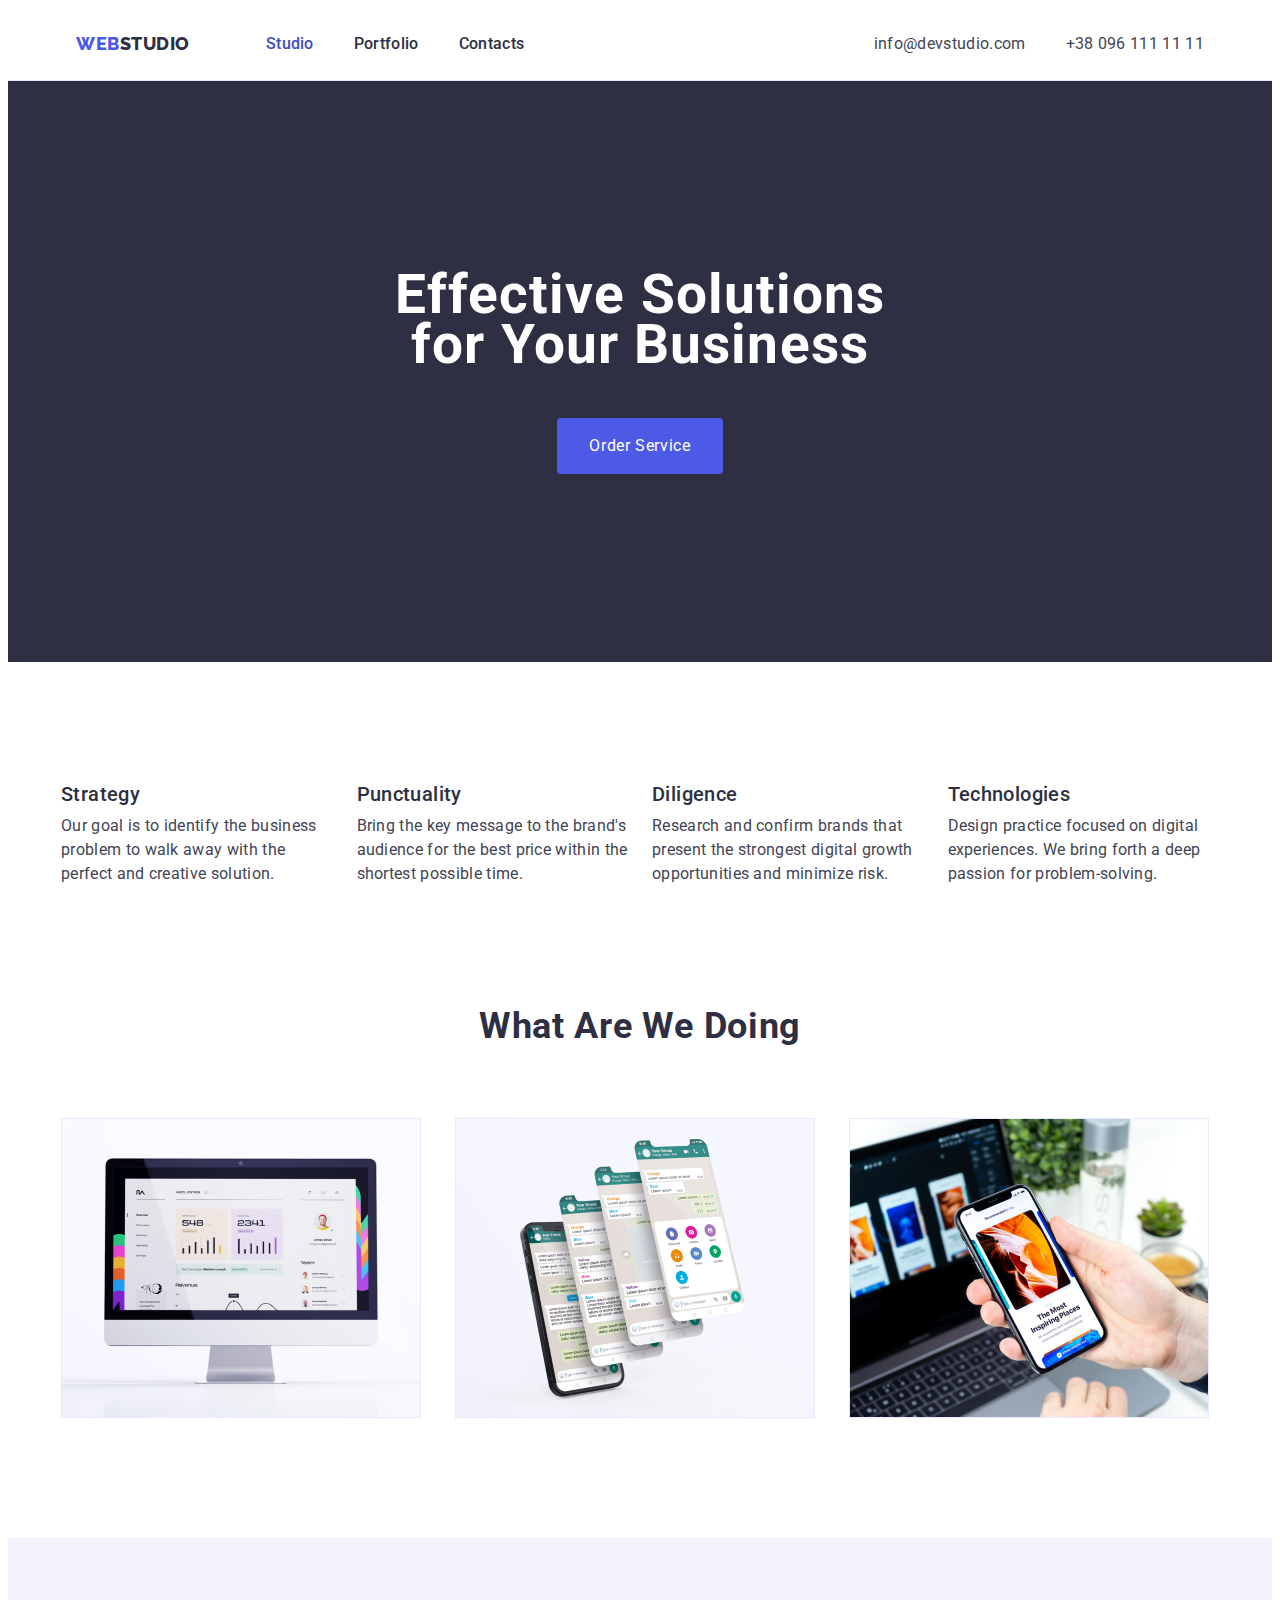
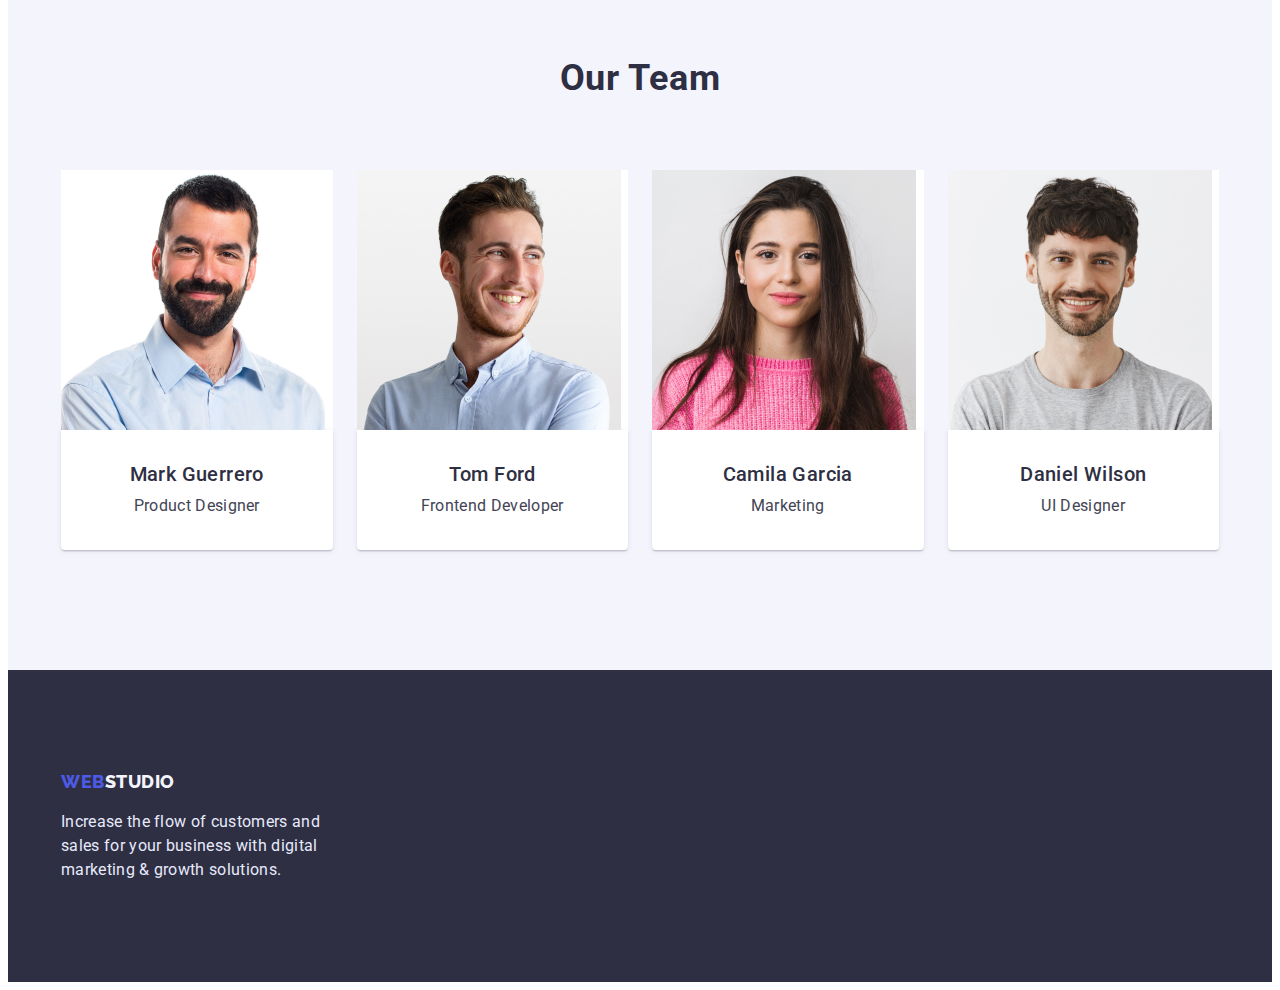
<file: index.html>
<!DOCTYPE html>
<html lang="en">
  <head>
    <!-- Службова інформація -->
    <meta charset="utf-8">
    <meta name="description" content="WebStudio">
    <meta http-equiv="X-UA-Compatible" content="IE=edge">

    <meta name="viewport" content="width=device-width, initial-scale=1.0">
    <title>WebStudio</title>
    <!-- modern normalize -->
    <link
      href="https://cdnjs.cloudflare.com/ajax/libs/modern-normalize/1.1.0/modern-normalize.min.css"
      rel="stylesheet"
      integrity="sha512-wpPYUAdjBVSE4KJnH1VR1HeZfpl1ub8YT/NKx4PuQ5NmX2tKuGu6U/JRp5y+Y8XG2tV+wKQpNHVUX03MfMFn9Q=="
      crossorigin="anonymous"
      referrerpolicy="no-referrer"
    >
    <!--Fonts start -->
    <link rel="preconnect" href="https://fonts.googleapis.com">
    <link rel="preconnect" href="https://fonts.gstatic.com" crossorigin>
    <link
      href="https://fonts.googleapis.com/css2?family=Raleway:wght@800&family=Roboto:wght@400;500;700;900&display=swap"
      rel="stylesheet">
    <!--fonts end-->
    <link rel="stylesheet" href="./css/styles.css">
  </head>
  <body>
    <!-- Header section -->
    <header class="header">
      <div class="header-container container">
      
      <nav class="header-nav">
        <a class="link header-logo-lp" href="./index.html"
        >Web<span class="link header-logo-rp">Studio</span></a>
        <ul class="list header-list">
          <li class="header-item">
            <a class="link header-nav-link header-link-current" href="./index.html"
              >Studio</a
            >
          </li>
          <li class="header-item">
            <a class="link header-nav-link" href="./portfolio.html">Portfolio</a>
          </li>
          <li class="header-item">
            <a class="link header-nav-link" href="">Contacts</a>
          </li>
        </ul>
      </nav>
      <address class="header-address">
        <ul class="list header-contacts-list">
          <li class="header-contacts-item">
            <a class="link contacts-link" href="mailto:info@devstudio.com"
              >info@devstudio.com</a
            >
          </li>
          <li class="header-contacts-item">
            <a class="link contacts-link" href="tel:+380961111111"
              >+38 096 111 11 11</a
            >
          </li>
        </ul>
        </address>
    </div>
    </header>
    <!-- Main section -->
    <main>
      <!-- Hero -->
      <section class="hero">
        <div class="container hero-container">
        <h1 class="hero-header">Effective Solutions for Your Business</h1>
        <button class="hero-btn btn" type="button">Order Service</button>
      </div>
      </section>

      <!-- Features section (1-list) -->
      <section class="features section">
        <div class="container">
        <h2 class="visually-hidden">Devil is in details</h2>
        <ul class="list features-list features-list-container">
          <li class="features-item">
            <h3 class="features-title">Strategy</h3>
            <p class="features-text">
              Our goal is to identify the business
problem to walk away with the perfect and creative solution.
            </p>
          </li>
          <li class="features-item">
            <h3 class="features-title">Punctuality</h3>
            <p class="features-text">
              Bring the key message to the
              brand's audience for the best price within the shortest possible time.
            </p>
          </li>
          <li class="features-item">
            <h3 class="features-title">Diligence</h3>
            <p class="features-text">
              Research and confirm brands that
              present the strongest digital growth opportunities and minimize risk.
            </p>
          </li>
          <li class="features-item">
            <h3 class="features-title">Technologies</h3>
            <p class="features-text">
              Design practice focused on digital
               experiences. We bring forth a deep passion for problem-solving.
            </p>
          </li>
        </ul>
      </div>
      </section>
      <!-- What we do section -->
      <section class="what-we-do section">
        <div class="container">
        <h2 class="wwd-header">What are we doing</h2>
        <ul class="list wwd-img-list wwd-img-list-container">
          <li class="wwd-item">
            <img
              class="wwd-img"
              src="./images/wwd/wwd-mac.jpg"
              alt="web-apps"
              width="360"
              height="300"
            >
          </li>
          <li class="wwd-item">
            <img
              class="wwd-img"
              src="./images/wwd/wwd-whatsapp.jpg"
              alt="mobile-apps"
              width="360"
              height="300"
            >
          </li>

          <li class="wwd-item">
            <img
              class="wwd-img"
              src="./images/wwd/wwd-xiphone.jpg"
              alt="mobile-vers"
              width="360"
              height="300"
            >
          </li>
        </ul>
      </div>
      </section>

      <!-- Our team section (1-list) -->
      <section class="our-team section">
        <div class="container">
        <h2 class="our-team-header">Our Team</h2>
        <ul class="list team-card-list team-card-list-container">
          <li class="team-card-item">
            <img
              class="team-card-img"
              src="./images/our-team/ot1-mark.jpg"
              alt="Mark-Guerreroo"
              width="264"
              height="260"
            >
            <div class="team-card-wrapper">
            <h3 class="team-card-header">Mark Guerrero</h3>
            <p class="team-card-title">Product Designer</p>
          </div>
          </li>
          <li class="team-card-item">
            <img
              class="team-card-img"
              src="./images/our-team/ot2-tom.jpg"
              alt="Tom-Ford"
              width="264"
              height="260"
            >
            <div class="team-card-wrapper">
            <h3 class="team-card-header">Tom Ford</h3>
            <p class="team-card-title">Frontend Developer</p>
          </div>
          </li>
          <li class="team-card-item">
            <img
              class="team-card-img"
              src="./images/our-team/ot3-camila.jpg"
              alt="Camila-Garcia"
              width="264"
              height="260"
            >
            <div class="team-card-wrapper">
            <h3 class="team-card-header">Camila Garcia</h3>
            <p class="team-card-title">Marketing</p>
            </div>
          </li>
          <li class="team-card-item">
            <img
              class="team-card-img"
              src="./images/our-team/ot4-daniel.jpg"
              alt="Daniel-Wilson"
              width="264"
              height="260"
            >
            <div class="team-card-wrapper">
            <h3 class="team-card-header">Daniel Wilson</h3>
            <p class="team-card-title">UI Designer</p>
            </div>
          </li>
        </ul>
        </div>
      </section>
    </main>
    <!-- Footer section -->
    <footer class="footer">
      <div class="container"> 
      <a class="link footer-logo-lp" href="./index.html"
        >Web<span class="link footer-logo-rp">Studio</span></a>
        <p class="footer-text">
        Increase the flow of customers and
        sales for your business with digital
        marketing & growth solutions.
        </p>
    </div>
    </footer>
  </body>
</html>
</file>
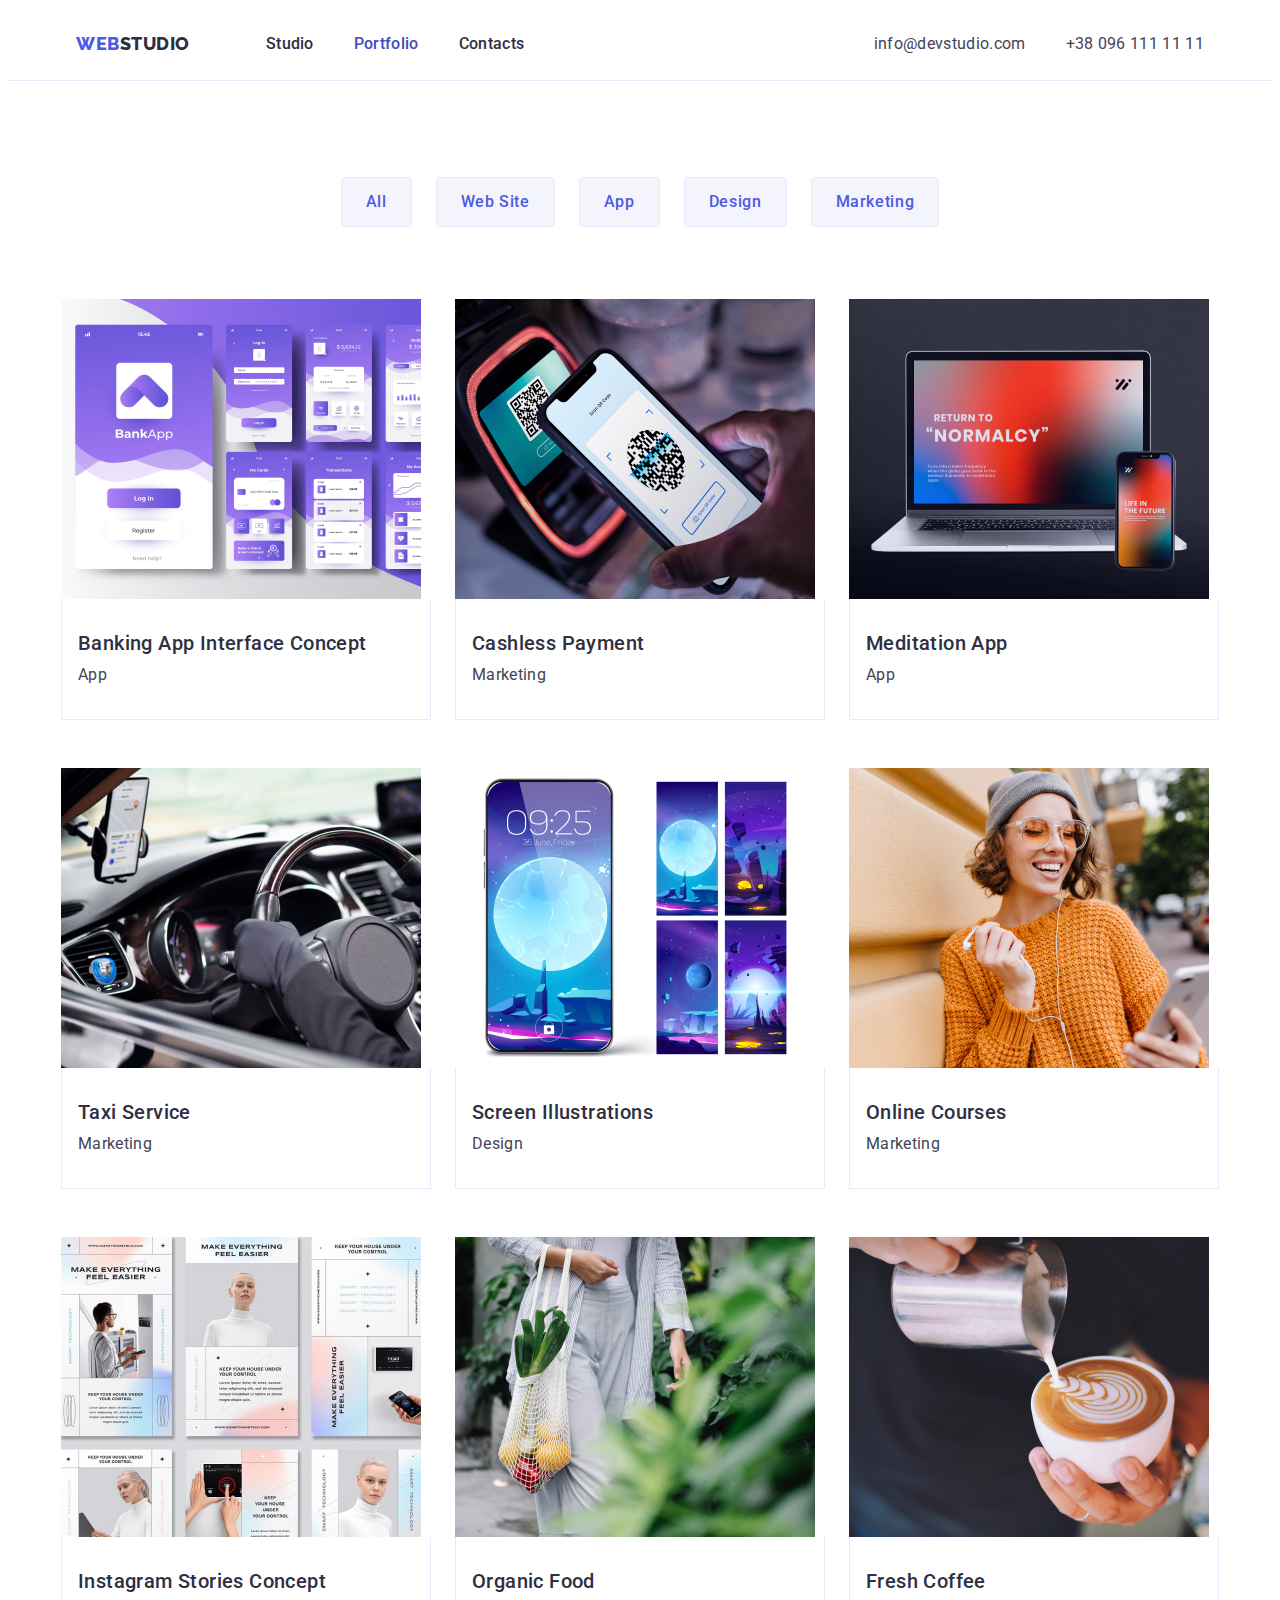
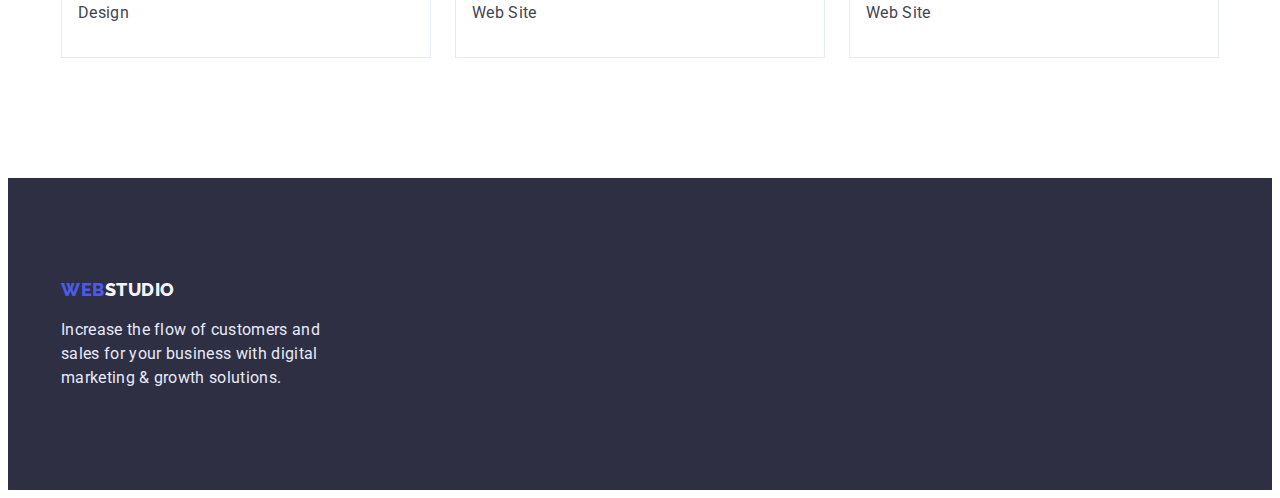
<file: portfolio.html>
<!DOCTYPE html>
<html lang="en">
  <head>
    <!-- Службова інформація -->
    <meta charset="utf-8" />
    <meta name="description" content="WebStudio" />
    <meta http-equiv="X-UA-Compatible" content="IE=edge" />

    <meta name="viewport" content="width=device-width, initial-scale=1.0" />
    <title>WebStudio</title>
    <!-- modern normalize -->
    <link
      href="https://cdnjs.cloudflare.com/ajax/libs/modern-normalize/1.1.0/modern-normalize.min.css"
      rel="stylesheet"
      integrity="sha512-wpPYUAdjBVSE4KJnH1VR1HeZfpl1ub8YT/NKx4PuQ5NmX2tKuGu6U/JRp5y+Y8XG2tV+wKQpNHVUX03MfMFn9Q=="
      crossorigin="anonymous"
      referrerpolicy="no-referrer"
    >
    <!--Fonts start -->
    <link rel="preconnect" href="https://fonts.googleapis.com" />
    <link rel="preconnect" href="https://fonts.gstatic.com" crossorigin />
    <link
      href="https://fonts.googleapis.com/css2?family=Raleway:wght@800&family=Roboto:wght@400;500;700;900&display=swap"
      rel="stylesheet"
    />
    <!--fonts end-->
    <link rel="stylesheet" href="./css/styles.css" />
  </head>
  <body>
    <!-- Header section -->
    <header class="header">
      <div class="header-container container">
       <nav class="header-nav">
          <!-- Header logo -->
      <a class="link header-logo-lp" href="./index.html"
      >Web<span class="link header-logo-rp">Studio</span></a>
       <!-- Header nav -->
        <ul class="list header-list">
          <li class="header-item">
            <a class="link header-nav-link" href="./index.html">Studio</a>
          </li>
          <li class="header-item">
            <a
              class="link header-nav-link header-link-current"
              href="./portfolio.html"
              >Portfolio</a
            >
          </li>
          <li class="header-item">
            <a class="link header-nav-link" href="">Contacts</a>
          </li>
        </ul>
      </nav>
      <address class="header-address">
        <ul class="list header-contacts-list">
          <li class="header-contacts-item">
            <a class="link contacts-link" href="mailto:info@devstudio.com"
              >info@devstudio.com</a
            >
          </li>
          <li class="header-contacts-item">
            <a class="link contacts-link" href="tel:+380961111111"
              >+38 096 111 11 11</a
            >
          </li>
        </ul>
        </address>
      </div>
    </header>
     <!-- MAIN SECTION -->
    <main>
      <section class="portfolio section">
        <div class="container">
        <h1 class="visually-hidden">Portfolio</h1>
         <!-- buttons -->
        <ul class="list filter-btn-list pf-btn-container">
          <li>
            <button class="filter-btn btn" type="button">
              All
            </button>
          </li>
          <li>
            <button class="filter-btn btn" type="button">Web Site</button>
          </li>
          <li>
            <button class="filter-btn btn" type="button">App</button>
          </li>
          <li><button class="filter-btn btn" type="button">Design</button></li>
          <li>
            <button class="filter-btn btn" type="button">Marketing</button>
          </li>
        </ul>
      
      <!-- Portfolio Gallery -->
      
      <ul class="list portfolio-list">
          <li class="portfolio-item">
            <a class="portfolio-link link" href="./portfolio.html">
            <img
              class="pf-item-img"
              src="./images/portfolio/pf1-bankapp.jpg"
              alt="Banking App Interface Concept"
              width="360"
              height="300"
            >
            <div class="pf-card-wrapper">
            <h2 class="pf-card-header">Banking App Interface Concept</h2>
            <p class="pf-card-title">App</p>
          </div>
            </a>
          </li>
          <li class="portfolio-item">
            <a class="portfolio-link link" href="./portfolio.html">
            <img
              class="pf-item-img"
              src="./images/portfolio/pf2-cashless.jpg"
              alt="Cashless Payment"
              width="360"
              height="300"
            >
            <div class="pf-card-wrapper">
            <h2 class="pf-card-header">Cashless Payment</h2>
            <p class="pf-card-title">Marketing</p>
            </div>
          </a>
          </li>
          <li class="portfolio-item">
            <a class="portfolio-link link" href="./portfolio.html">
            <img
              class="pf-item-img"
              src="./images/portfolio/pf3-meditation.jpg"
              alt="Meditation App"
              width="360"
              height="300"
            >
            <div class="pf-card-wrapper">
            <h2 class="pf-card-header">Meditation App</h2>
            <p class="pf-card-title">App</p>
            </div>
            </a>
          </li>
          <li class="portfolio-item">
            <a class="portfolio-link link" href="./portfolio.html">
            <img
              class="pf-item-img"
              src="./images/portfolio/pf4-taxi.jpg"
              alt="Taxi Service"
              width="360"
              height="300"
            >
            <div class="pf-card-wrapper">
            <h2 class="pf-card-header">Taxi Service</h2>
            <p class="pf-card-title">Marketing</p>
            </div>
          </a>
          </li>
          <li class="portfolio-item">
            <a class="portfolio-link link" href="./portfolio.html">
            <img
              class="pf-item-img"
              src="./images/portfolio/pf5-screen.jpg"
              alt="Screen Illustrations"
              width="360"
              height="300"
            >
            <div class="pf-card-wrapper">
            <h2 class="pf-card-header">Screen Illustrations</h2>
            <p class="pf-card-title">Design</p>
            </div>
          </a>
          </li>
          <li class="portfolio-item">
            <a class="portfolio-link link" href="./portfolio.html">
            <img
              class="pf-item-img"
              src="./images/portfolio/pf6-online.jpg"
              alt="Online Courses"
              width="360"
              height="300"
            >
            <div class="pf-card-wrapper">
            <h2 class="pf-card-header">Online Courses</h2>
            <p class="pf-card-title">Marketing</p>
            </div>
          </a>
          </li>
          <li class="portfolio-item">
            <a class="portfolio-link link" href="./portfolio.html">
            <img
              class="pf-item-img"
              src="./images/portfolio/pf7-insta.jpg"
              alt="Online Courses"
              width="360"
              height="300"
            >
            <div class="pf-card-wrapper">
            <h2 class="pf-card-header">Instagram Stories Concept</h2>
            <p class="pf-card-title">Design</p>
            </div>
          </a>
          </li>
          <li class="portfolio-item">
            <a class="portfolio-link link" href="./portfolio.html">
            <img
              class="pf-item-img"
              src="./images/portfolio/pf8-organic.jpg"
              alt="Instagram Stories Concept"
              width="360"
              height="300"
            >
            <div class="pf-card-wrapper">
            <h2 class="pf-card-header">Organic Food</h2>
            <p class="pf-card-title">Web Site</p>
            </div>
          </a>
          </li>
          <li class="portfolio-item">
            <a class="portfolio-link link" href="./portfolio.html">
            <img
              class="pf-item-img"
              src="./images/portfolio/pf9-coffee.jpg"
              alt="Fresh Coffee"
              width="360"
              height="300"
            >
            <div class="pf-card-wrapper">
            <h2 class="pf-card-header">Fresh Coffee</h2>
            <p class="pf-card-title">Web Site</p>
            </div>
            </a>
          </li>
        </ul>
        </div>
      </section>
    </main>

    <!-- Footer section -->
    <footer class="footer">
      <div class="container">
      <a class="link footer-logo-lp" href="./index.html"
        >Web<span class="link footer-logo-rp">Studio</span></a>
        <p class="footer-text">
        Increase the flow of customers and
        sales for your business with digital
        marketing & growth solutions.
        </p>
    </div>
    </footer>
  </body>
</html>
</file>
<file: css/styles.css>
/* INDEX.html page */
:root {
  /* fonts */
  --main-font: "Roboto", sans-serif;
  --secondary-font: "Raleway", sans-serif;

  /* text colors */
  --main-text-color-nb: #2E2F42;
  --main-text-color-w: #ffffff;
  --main-text-color-iris: #4D5AE5;
  --main-text-color-ocean: #404BBF;
  --main-text-color-slate: #434455;
  --btn-text-color-w: #ffffff;
  --accent-text-color-cf: #E7E9FC;

  /* backgroung colors */
  --main-bg-color-dk: #2E2F42;
  --main-bg-color-cloud: #F4F4FD;
  --main-bg-color-wt: #ffffff;
  --btn-bgc-color-iris: #4D5AE5;
  --btn-bgc-color-ocean: #404BBF;
  --btn-bgc-color-cloud: #F4F4FD;
  

  /*others*/
  --brand-color-iris: #4D5AE5;
  --brand-color-navi-blue:#2E2F42;
  --brand-color-cloud: #F4F4FD;
  --border-header-color-cloud: #F4F4FD;
  --border-card-color-cloud: #F4F4FD;
}

body {
  font-family: var(--main-font);
  color: var(--main-text-color-slate);
  background-color: var(--main-bg-color-wt);
  font-size: 16px;
  font-family: var(--main-font);
  
}

/* reset styles */

h1,
h2,
h3,
h4,
h5,
h6,
p {
  margin: 0;
}
ul {
  margin: 0;
  padding: 0;
  list-style: none;
}

.list {
  list-style: none;
}

.link {
  text-decoration: none;
  color: var(--main-text-color-slate);
  font-style: normal;
}
.btn {
  font-family: inherit;
  cursor: pointer;
}

img {
  display: block;
  max-width: 100%;
  height: auto;
}
 
.visually-hidden {
  position: absolute;
  width: 1px;
  height: 1px;
  margin: -1px;
  border: 0;
  padding: 0;

  white-space: nowrap;
  clip-path: inset(100%);
  clip: rect(0 0 0 0);
  overflow: hidden;
}
/* reset end */

.section {
  padding-top: 120px;
  padding-bottom: 120px;
}
  
.section:nth-child(3) {
  padding-top: 0;
}


.container {
  width: 1158px;
  padding-left: 15px;
  padding-right: 15px;
  margin-left: auto;
  margin-right: auto;
  
  
  /* outline: 2px solid red;
  outline-offset: -2px; */
 
 }

/* header section */
.header {
  border-bottom: 1px solid var(--accent-text-color-cf);
  display: flex;
  
}
.header-container {
  display: flex;
  align-items: center;
  justify-content: space-between;

  flex-basis: 1128px;
  /* padding-left: 156px;
  padding-right: 156px;; */
  margin-left: auto;
  margin-right: auto;

  

  /* outline: 2px solid rgb(0, 106, 255);
  outline-offset: -2px; */
}



/* header section */
.features-header {
  fill-rule: none;
}

.header-logo-lp {
  display: block;
  font-family: var(--secondary-font);
  font-weight: 800;
  font-size: 18px;
  line-height: calc(24 / 18);
  letter-spacing: 0.03em;
  color: var(--brand-color-iris);
  text-transform: uppercase;
  margin-right: 76px;
  padding-top: 24px;
  padding-bottom: 24px;

}

.header-logo-rp {
  font-family: var(--secondary-font);
  font-weight: 800;
  font-size: 18px;
  line-height: calc(24 / 18);
  letter-spacing: 0.03em;
  color: var(--brand-color-navi-blue);
  text-transform: uppercase;
  
}
.header-nav {
  display: flex;
  margin-right: auto;
}
.header-list {
  display: flex;
  gap: 40px;

}
.header-nav-link {
  display: block;
  padding-top: 24px;
  padding-bottom: 24px;

  font-weight: 500;
  font-size: 16px;
  line-height: calc(24 / 16);
  letter-spacing: 0.02em;
  color: var(--main-text-color-nb);
}

.header-contacts-list {
  display: flex;
  gap: 40px;
}
.contacts-link {
  display: block;
  padding-top: 24px;
  padding-bottom: 24px;
  font-weight: 400;
  font-size: 16px;
  line-height: calc(24 / 16);
  letter-spacing: 0.02em;

}

.contacts-link:hover,
.contacts-link:focus {
  color: var(--main-text-color-ocean);
}

.header-nav-link:hover,
.header-nav-link:focus {
  color: var(--main-text-color-ocean);
}

.header-link-current {
  color: var(--main-text-color-ocean);
}

.header-address {
  font-style: normal;;
}

/* hero section */
/* .hero-container {
  display: flex;
  align-items: center;
  flex-direction: column;
  gap: 48px;
  justify-content: center;
  margin-left: auto;
  margin-right: auto;
  padding-top: 188px;
  padding-bottom: 68px;
  
} */

.hero {
  padding-top: 188px;
  padding-bottom: 188px;
  background-color: var(--main-bg-color-dk);
  margin-right: auto;
  margin-left: auto;
  max-width: 1440px;
  
  

}
.hero-header {
  width: 494px;
  margin-right: auto;
  margin-left: auto;
  margin-bottom: 48px;

  color: var(--main-bg-color-wt);
  font-weight: 700;
  font-size: 55px;
  line-height: calc(55 / 60);
  text-align: center;
  letter-spacing: 0.02em;
  
  

}

.hero-btn {
  display: block;
  font-family: var(--main-font);
  margin: 0 auto;

  padding: 16px 32px;
  color: var(--btn-text-color-w);
  background-color: var(--btn-bgc-color-iris);
 
  border-radius: 4px;
  border: none;

  /* font-weight: 500; */
  font-size: 16px;
  line-height: calc(24 / 16);
  letter-spacing: 0.04em;
}

.hero-btn:hover,
.hero-btn:focus {
  background-color: #404BBF;
}
/* Features section */
.features-list-container {
  display: flex;
  flex-direction: row;
  gap: 24px;
}
  .features-item {
    flex-basis: calc((100% - 24px * 3) / 4);  
  }

.features-title {
  font-style: normal;
  font-weight: 500;
  font-size: 20px;
  line-height: calc(24 / 20);
  letter-spacing: 0.02em;
  color: var(--main-text-color-nb);
  margin-bottom: 8px;

}

.features-text {
  font-weight: 400;
  font-size: 16px;
  line-height: calc(24 / 16);
  letter-spacing: 0.02em;
  margin-top: 0px;
}

/* what we do section / our team section */
/* .what-we-do {
  padding-top: 0px;
} */

.wwd-img-list-container {
  display: flex;

  gap: 24px;
}
.wwd-header, .our-team-header {
  font-weight: 700;
  font-size: 36px;
  line-height: calc(40 / 36);
  color: var(--main-text-color-nb);
  text-align: center;
  letter-spacing: 0.02em;
  text-transform: capitalize;
  margin-bottom: 72px;
}

.wwd-item {
  flex-basis: calc((100% - (24px * 2)) / 3);
}
.our-team {
  background-color: var(--main-bg-color-cloud);
  max-width: 1440px;
  margin-left: auto;
  margin-right: auto;
}

.team-card-item {
  margin: 0px;
  background-color: var(--main-bg-color-wt);
  flex-basis: calc((100% - (24px * 3)) / 4);
}

.team-card-list-container {
  display: flex;
  gap: 24px;
  
}

.team-card-img {
  display: block;
}

.team-card-header {
  font-weight: 500;
  font-size: 20px;
  line-height: calc(24 / 20);
  text-align: center;
  letter-spacing: 0.02em;
  color: var(--main-text-color-nb);
  margin-bottom: 8px;
}
.team-card-title {
  font-weight: 400;
  font-size: 16px;
  line-height: calc(24 / 16);
  text-align: center;
  letter-spacing: 0.02em;
  padding-top: 0px;
  
  
}

.team-card-wrapper {
  padding-top: 32px;
  padding-bottom: 32px;
  padding-left: 16px;
  padding-right: 16px;

  /* border: 1px solid var(--accent-text-color-cf); */
  /* border-top: none; */

  background-color: var(--main-bg-color-wt);
  box-shadow: 0px 1px 6px rgba(46, 47, 66, 0.08), 0px 1px 1px rgba(46, 47, 66, 0.16), 0px 2px 1px rgba(46, 47, 66, 0.08); 
  border-radius: 0px 0px 4px 4px;
}

/* footer section */

.footer {
  background-color: var(--main-bg-color-dk);
  padding-top: 100px;
  padding-bottom: 100px;
}

.footer-logo-lp {
  font-family: var(--secondary-font);
  font-weight: 800;
  font-size: 18px;
  line-height: calc(24 / 18);
  letter-spacing: 0.03em;
  color: var(--brand-color-iris);
  text-transform: uppercase;
}

.footer-logo-rp {
  font-family: var(--secondary-font);
  font-weight: 800;
  font-size: 18px;
  line-height: calc(24 / 18);
  letter-spacing: 0.03em;
  color: var(--brand-color-cloud);
  text-transform: uppercase;
}

.footer-text{
  width: 264px;
  font-weight: 400;
  font-size: 16px;
  line-height: calc(24 / 16);
  color: var(--accent-text-color-cf);
  letter-spacing: 0.02em;
  margin-top: 16px;

  }


/* PORTFOLIO.html page */

/* portfolio section */

.portfolio {
  padding-top: 96px;
}

/*buttons controls */

.pf-btn-container {
  display: flex;
  flex-direction: row;
  gap: 24px;
  margin-bottom: 72px;
  justify-content: center;
  align-items: center;

  /* outline: 2px solid red;
  outline-offset: -2px; */
}

.filter-btn {
  background-color: var(--main-bg-color-cloud);
  color: var(--main-text-color-iris);
  font-weight: 500;
  font-size: 16px;
  line-height: calc(24 / 16);
  text-align: center;
  letter-spacing: 0.04em;
  padding: 12px 24px;

  border-radius: 4px;
  border: 1px solid var(--accent-text-color-cf);
}

.filter-btn:hover,
.filter-btn:focus {
  background-color: var(--btn-bgc-color-iris);
  color: var(--main-text-color-w);
}


/* portfolio cards */



/* .portfolio-list {
   
} */

.portfolio-list {
  display: flex;
  flex-direction: row;
  flex-wrap: wrap;
  margin-top: 0px;
  row-gap: 48px;
  column-gap: 24px;


  /* outline: 2px solid red;
  outline-offset: -2px ; */
}
.portfolio-item {
  flex-basis: calc((100% - (24px * 2)) / 3);
/* could be width */
  /* outline: 2px solid red;
  outline-offset: -2px ; */
}
 
 
.pf-card-header {
  font-weight: 500;
  font-size: 20px;
  line-height: calc(24 / 20);
  letter-spacing: 0.02em;
  color: var(--main-text-color-nb);
  margin-bottom: 8px;
}
.pf-card-title {
  font-weight: 400;
  font-size: 16px;
  line-height: calc(24 / 16);
  letter-spacing: 0.02em;
  color: var(--main-text-color-slate);
}

.pf-card-wrapper {
  padding-top: 32px;
  padding-bottom: 32px;
  padding-left: 16px;
  padding-right: 16px;

  border: 1px solid var(--accent-text-color-cf);
  border-top: none;

}
</file>
